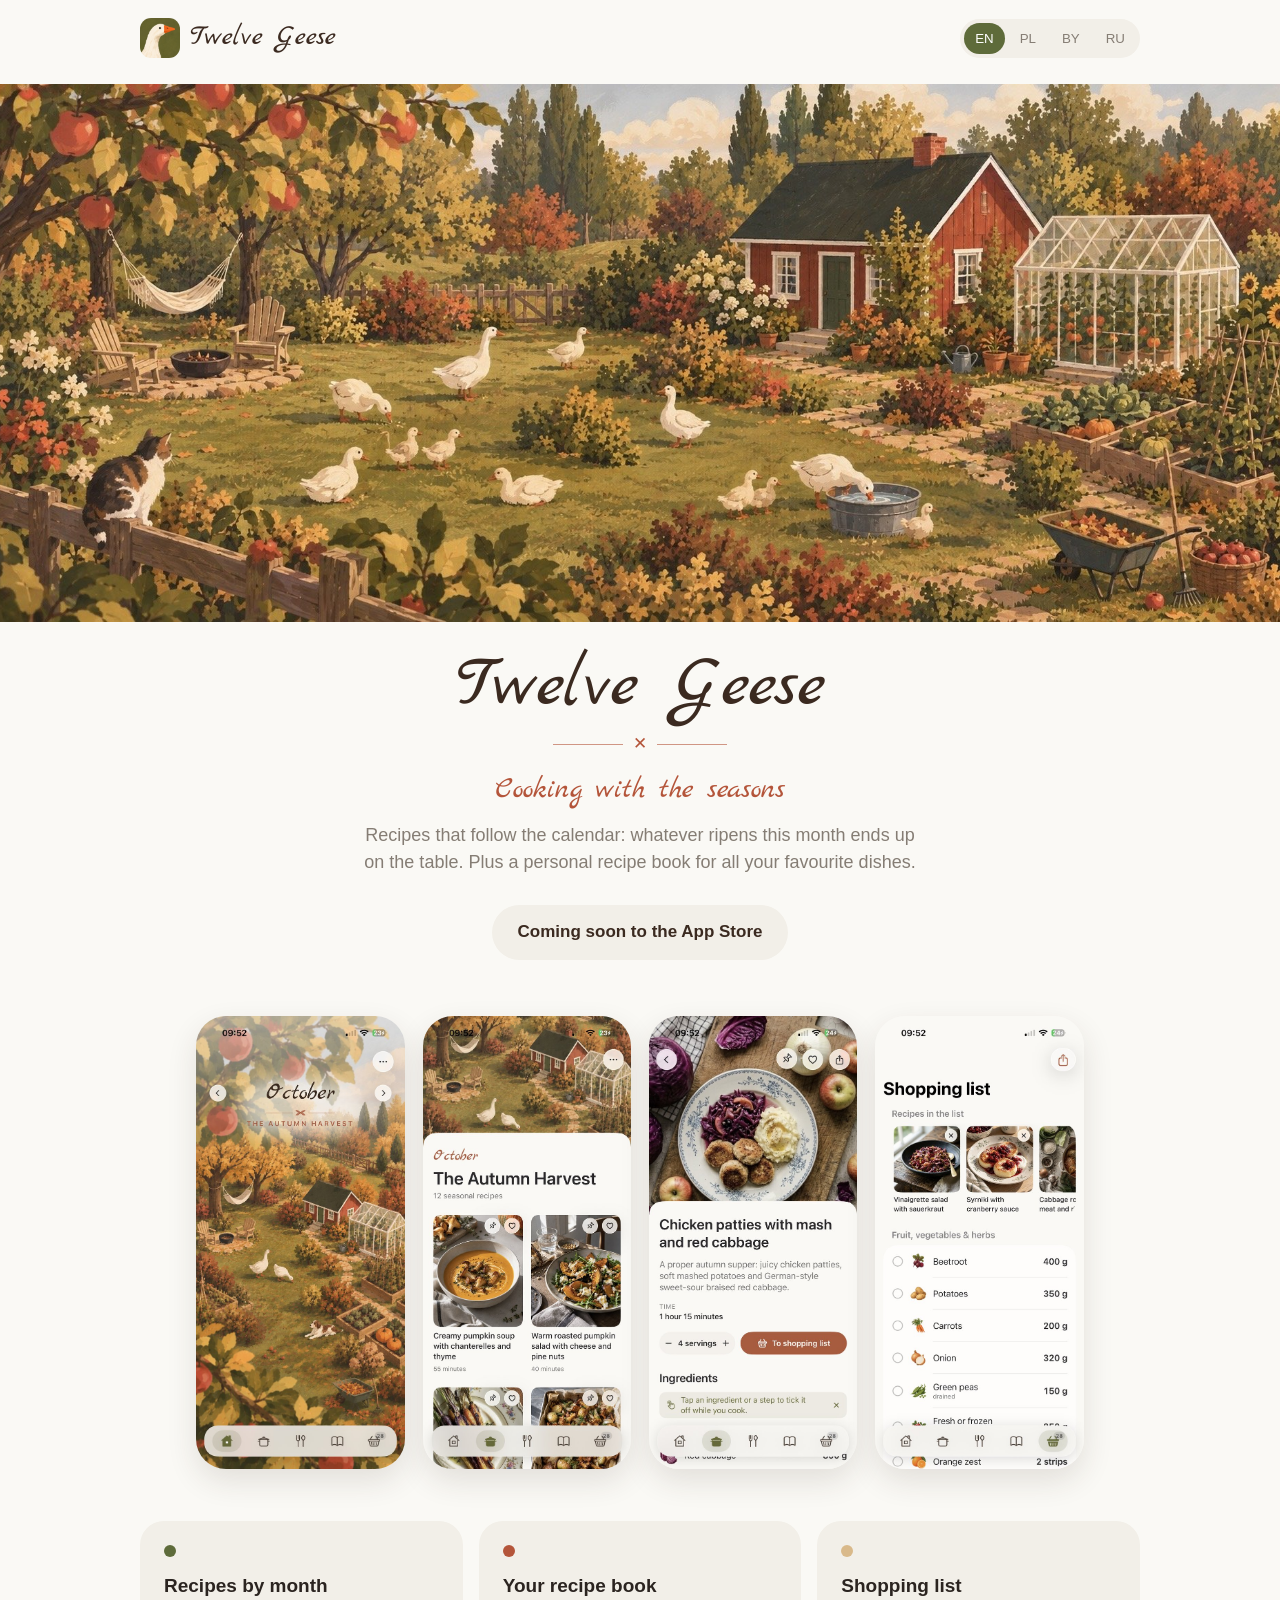
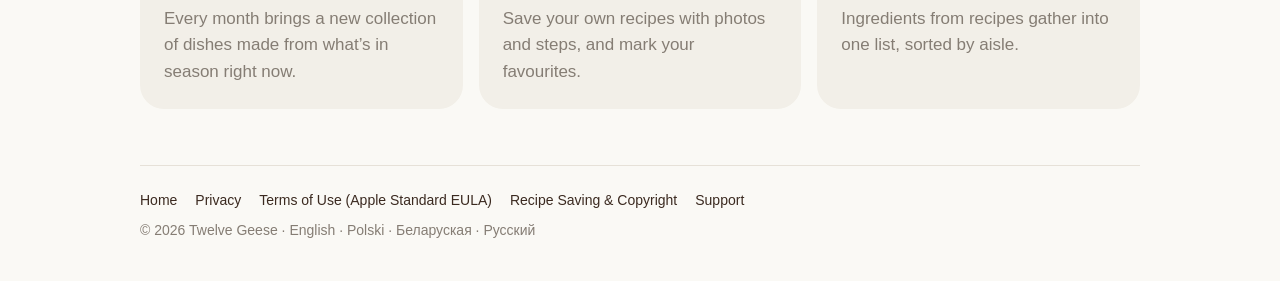
<file: index.html>
<!doctype html>
<html lang="ru">
<head>
<meta charset="utf-8">
<meta name="viewport" content="width=device-width, initial-scale=1">
<title>Twelve Geese</title>
<meta name="description" content="Twelve Geese — сезонные рецепты и личная книга рецептов для iPhone.">
<meta property="og:title" content="Twelve Geese">
<meta property="og:image" content="img/banner.jpg">
<link rel="icon" href="img/logo.png">
<link rel="apple-touch-icon" href="img/logo.png">
<link rel="stylesheet" href="style.css?v=6">
<script src="config.js"></script>
<script src="i18n.js?v=6"></script>
</head>
<body>
<div class="wrap">
<header>
  <a class="logo" href="index.html"><img src="img/logo.png" alt="">Twelve Geese</a>
  <div class="langs" role="group" aria-label="Language">
    <button data-lang="en">EN</button><button data-lang="pl">PL</button><button data-lang="be">BY</button><button data-lang="ru">RU</button>
  </div>
</header>
<main>
<section class="hero">
  <img class="banner" src="img/banner.jpg" alt="Twelve Geese" width="1600" height="640">
  <h1>Twelve Geese</h1>
  <div class="bow" aria-hidden="true">✕</div>
  <p class="tagline" data-i18n="tagline">Готовим по сезону</p>
  <p class="lead" data-i18n="lead"></p>
  <a id="store" class="store soon">Скоро в App Store</a>
</section>
<section class="shots" aria-label="Screenshots">
  <img src="img/autumn.jpg" data-shot="1" data-fallback="img/autumn.jpg" alt="" loading="lazy">
  <img src="img/collection.jpg" data-shot="2" data-fallback="img/collection.jpg" alt="" loading="lazy">
  <img src="img/cooking.jpg" data-shot="3" data-fallback="img/cooking.jpg" alt="" loading="lazy">
  <img src="img/shopping.jpg" data-shot="4" data-fallback="img/shopping.jpg" alt="" loading="lazy">
</section>
<section class="features">
  <div class="feature"><div class="dot" style="background:#5E6B3A"></div><h3 data-i18n="f1_t"></h3><p data-i18n="f1_d"></p></div>
  <div class="feature"><div class="dot" style="background:#B4553A"></div><h3 data-i18n="f2_t"></h3><p data-i18n="f2_d"></p></div>
  <div class="feature"><div class="dot" style="background:#D9B98A"></div><h3 data-i18n="f3_t"></h3><p data-i18n="f3_d"></p></div>
</section>
</main>
<footer>
  <nav><a href="index.html" data-i18n="nav_home">Home</a><a href="privacy.html" data-i18n="nav_privacy">Privacy</a><a href="https://www.apple.com/legal/internet-services/itunes/dev/stdeula/" data-i18n="nav_terms">Terms of Use (Apple Standard EULA)</a><a href="recipe-saving.html" data-i18n="nav_saving">Recipe Saving &amp; Copyright</a><a href="support.html" data-i18n="nav_support">Support</a></nav>
  © 2026 Twelve Geese · <span data-i18n="langs"></span>
</footer>
</div>
</body>
</html>
</file>
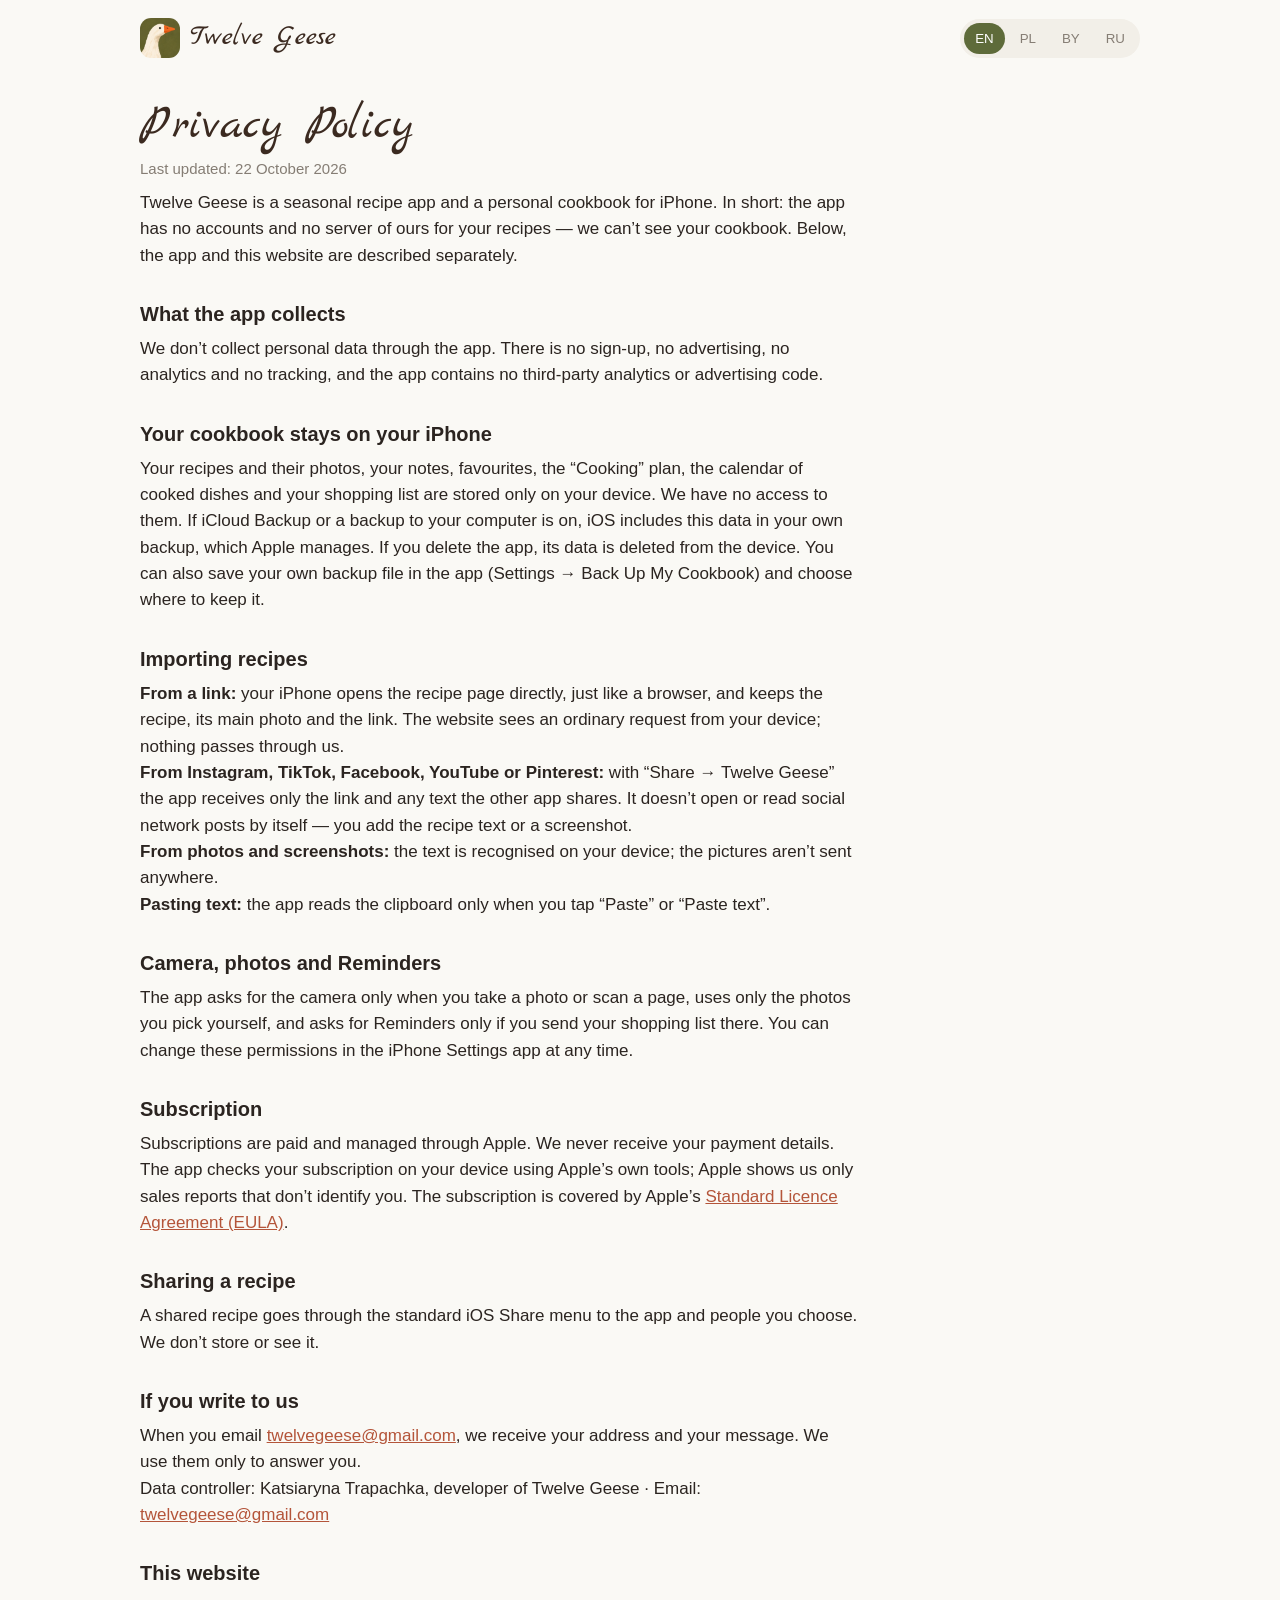
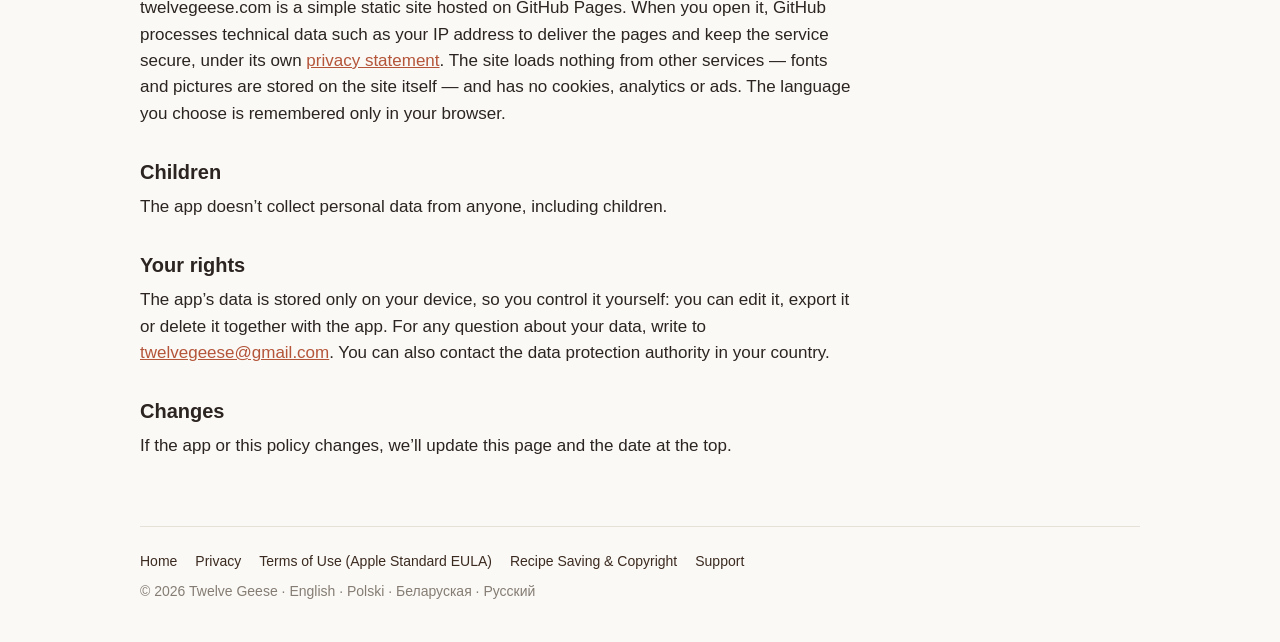
<file: privacy.html>
<!doctype html>
<html lang="ru">
<head>
<meta charset="utf-8">
<meta name="viewport" content="width=device-width, initial-scale=1">
<title>Twelve Geese</title>
<meta name="description" content="Twelve Geese — сезонные рецепты и личная книга рецептов для iPhone.">
<meta property="og:title" content="Twelve Geese">
<meta property="og:image" content="img/banner.jpg">
<link rel="icon" href="img/logo.png">
<link rel="apple-touch-icon" href="img/logo.png">
<link rel="stylesheet" href="style.css?v=6">
<script src="config.js"></script>
<script src="i18n.js?v=6"></script>
</head>
<body>
<span hidden data-title="pp_title"></span>
<div class="wrap">
<header>
  <a class="logo" href="index.html"><img src="img/logo.png" alt="">Twelve Geese</a>
  <div class="langs" role="group" aria-label="Language">
    <button data-lang="en">EN</button><button data-lang="pl">PL</button><button data-lang="be">BY</button><button data-lang="ru">RU</button>
  </div>
</header>
<main class="page">
<h1 data-i18n="pp_title"></h1>
<p class="date" data-i18n="updated"></p>
<p data-i18n="pp_intro"></p>
<h2 data-i18n="pp_h1"></h2>
<p data-i18n="pp_p1"></p>
<h2 data-i18n="pp_h2"></h2>
<p data-i18n="pp_p2"></p>
<h2 data-i18n="pp_hi"></h2>
<p data-i18n="pp_pi"></p>
<h2 data-i18n="pp_h3"></h2>
<p data-i18n="pp_p3"></p>
<h2 data-i18n="pp_h4"></h2>
<p data-i18n="pp_p4"></p>
<h2 data-i18n="pp_h5"></h2>
<p data-i18n="pp_p5"></p>
<h2 data-i18n="pp_hm"></h2>
<p data-i18n="pp_pm"></p>
<h2 data-i18n="pp_hs"></h2>
<p data-i18n="pp_ps"></p>
<h2 data-i18n="pp_h6"></h2>
<p data-i18n="pp_p6"></p>
<h2 data-i18n="pp_h7"></h2>
<p data-i18n="pp_p7"></p>
<h2 data-i18n="pp_h8"></h2>
<p data-i18n="pp_p8"></p>
</main>
<footer>
  <nav><a href="index.html" data-i18n="nav_home">Home</a><a href="privacy.html" data-i18n="nav_privacy">Privacy</a><a href="https://www.apple.com/legal/internet-services/itunes/dev/stdeula/" data-i18n="nav_terms">Terms of Use (Apple Standard EULA)</a><a href="recipe-saving.html" data-i18n="nav_saving">Recipe Saving &amp; Copyright</a><a href="support.html" data-i18n="nav_support">Support</a></nav>
  © 2026 Twelve Geese · <span data-i18n="langs"></span>
</footer>
</div>
</body>
</html>
</file>
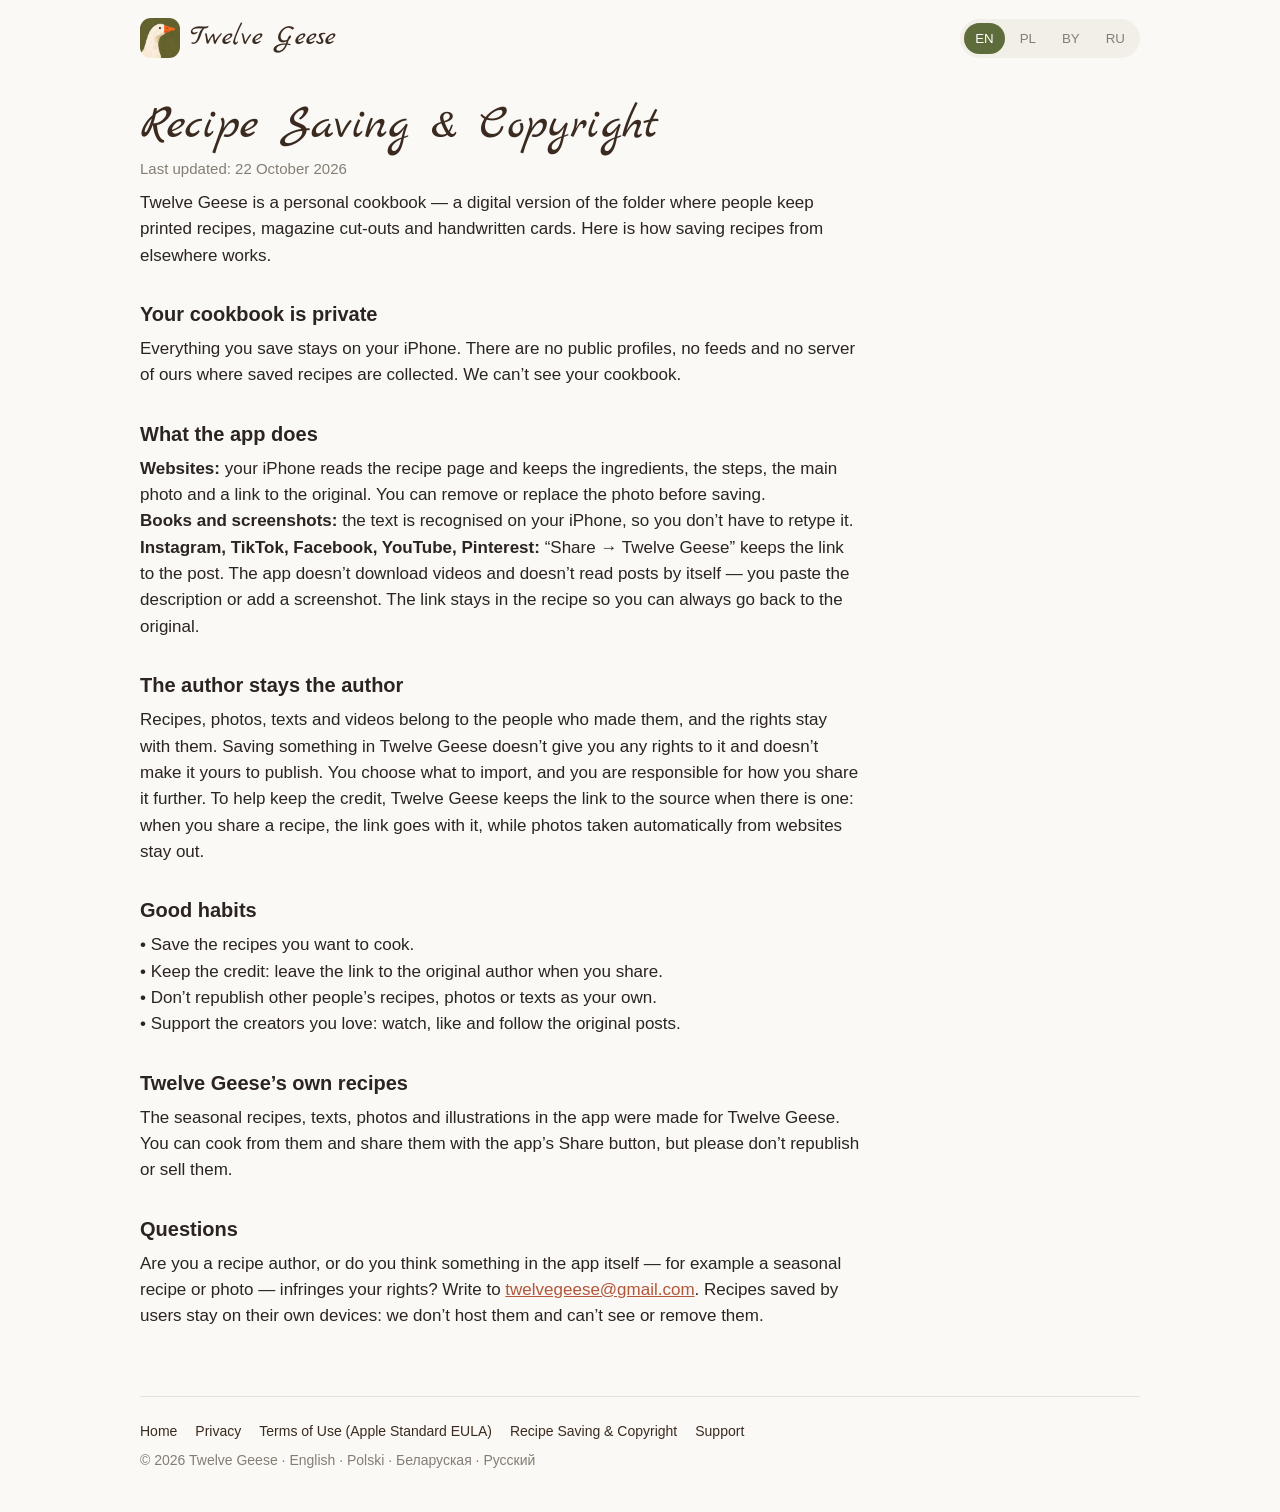
<file: recipe-saving.html>
<!doctype html>
<html lang="ru">
<head>
<meta charset="utf-8">
<meta name="viewport" content="width=device-width, initial-scale=1">
<title>Twelve Geese</title>
<meta name="description" content="Twelve Geese — сезонные рецепты и личная книга рецептов для iPhone.">
<meta property="og:title" content="Twelve Geese">
<meta property="og:image" content="img/banner.jpg">
<link rel="icon" href="img/logo.png">
<link rel="apple-touch-icon" href="img/logo.png">
<link rel="stylesheet" href="style.css?v=6">
<script src="config.js"></script>
<script src="i18n.js?v=6"></script>
</head>
<body>
<span hidden data-title="rs_title"></span>
<div class="wrap">
<header>
  <a class="logo" href="index.html"><img src="img/logo.png" alt="">Twelve Geese</a>
  <div class="langs" role="group" aria-label="Language">
    <button data-lang="en">EN</button><button data-lang="pl">PL</button><button data-lang="be">BY</button><button data-lang="ru">RU</button>
  </div>
</header>
<main class="page">
<h1 data-i18n="rs_title"></h1>
<p class="date" data-i18n="updated"></p>
<p data-i18n="rs_intro"></p>
<h2 data-i18n="rs_h1"></h2>
<p data-i18n="rs_p1"></p>
<h2 data-i18n="rs_h2"></h2>
<p data-i18n="rs_p2"></p>
<h2 data-i18n="rs_h3"></h2>
<p data-i18n="rs_p3"></p>
<h2 data-i18n="rs_h4"></h2>
<p data-i18n="rs_p4"></p>
<h2 data-i18n="rs_h6"></h2>
<p data-i18n="rs_p6"></p>
<h2 data-i18n="rs_h5"></h2>
<p data-i18n="rs_p5"></p>
</main>
<footer>
  <nav><a href="index.html" data-i18n="nav_home">Home</a><a href="privacy.html" data-i18n="nav_privacy">Privacy</a><a href="https://www.apple.com/legal/internet-services/itunes/dev/stdeula/" data-i18n="nav_terms">Terms of Use (Apple Standard EULA)</a><a href="recipe-saving.html" data-i18n="nav_saving">Recipe Saving &amp; Copyright</a><a href="support.html" data-i18n="nav_support">Support</a></nav>
  © 2026 Twelve Geese · <span data-i18n="langs"></span>
</footer>
</div>
</body>
</html>
</file>
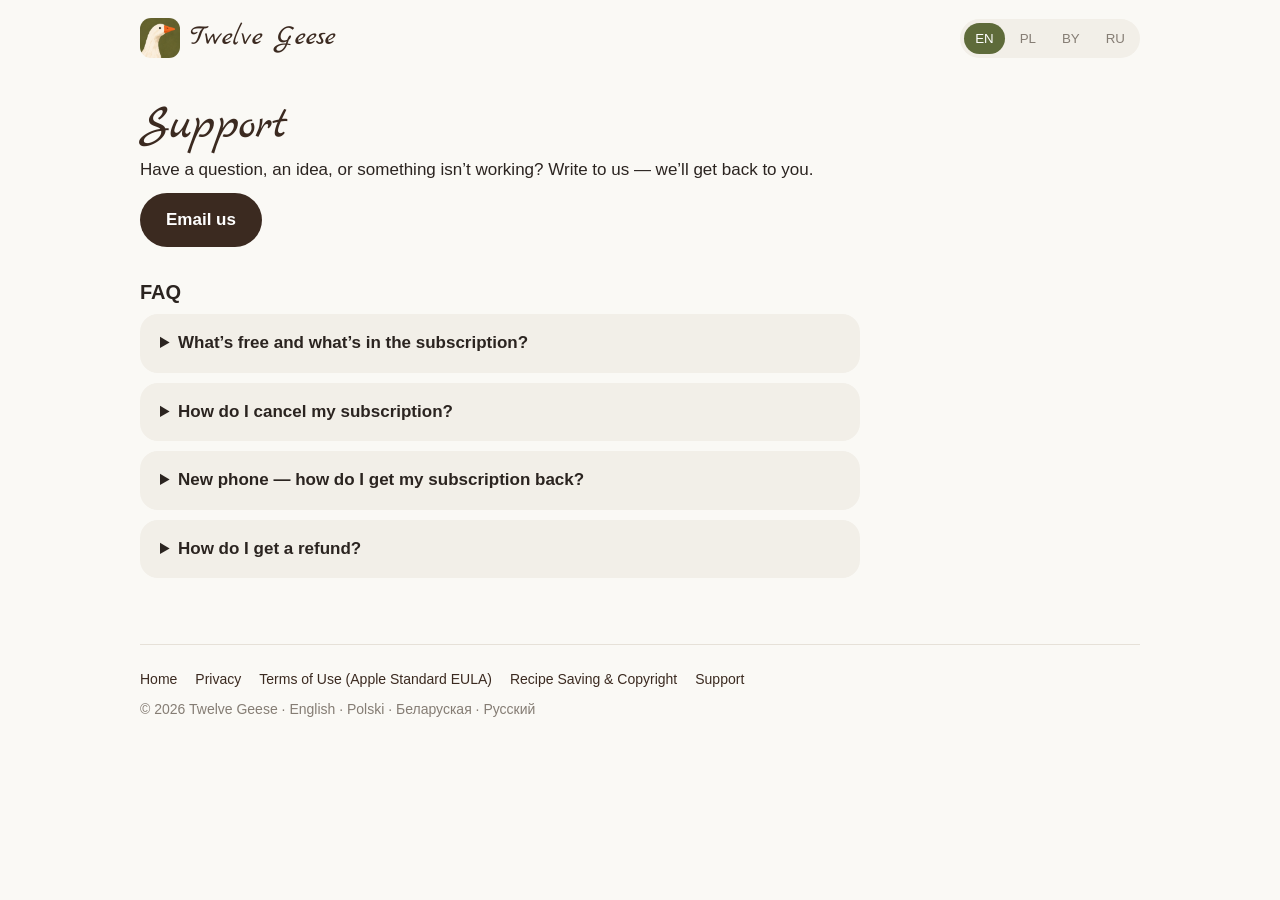
<file: support.html>
<!doctype html>
<html lang="ru">
<head>
<meta charset="utf-8">
<meta name="viewport" content="width=device-width, initial-scale=1">
<title>Twelve Geese</title>
<meta name="description" content="Twelve Geese — сезонные рецепты и личная книга рецептов для iPhone.">
<meta property="og:title" content="Twelve Geese">
<meta property="og:image" content="img/banner.jpg">
<link rel="icon" href="img/logo.png">
<link rel="apple-touch-icon" href="img/logo.png">
<link rel="stylesheet" href="style.css?v=6">
<script src="config.js"></script>
<script src="i18n.js?v=6"></script>
</head>
<body>
<span hidden data-title="sp_title"></span>
<div class="wrap">
<header>
  <a class="logo" href="index.html"><img src="img/logo.png" alt="">Twelve Geese</a>
  <div class="langs" role="group" aria-label="Language">
    <button data-lang="en">EN</button><button data-lang="pl">PL</button><button data-lang="be">BY</button><button data-lang="ru">RU</button>
  </div>
</header>
<main class="page">
<h1 data-i18n="sp_title"></h1>
<p data-i18n="sp_lead"></p>
<p><a class="store" data-mailto href="#" data-i18n="sp_btn"></a></p>
<h2 data-i18n="sp_faq"></h2>
<details><summary data-i18n="q1"></summary><p data-i18n="a1"></p></details>
<details><summary data-i18n="q2"></summary><p data-i18n="a2"></p></details>
<details><summary data-i18n="q3"></summary><p data-i18n="a3"></p></details>
<details><summary data-i18n="q4"></summary><p data-i18n="a4"></p></details>
</main>
<footer>
  <nav><a href="index.html" data-i18n="nav_home">Home</a><a href="privacy.html" data-i18n="nav_privacy">Privacy</a><a href="https://www.apple.com/legal/internet-services/itunes/dev/stdeula/" data-i18n="nav_terms">Terms of Use (Apple Standard EULA)</a><a href="recipe-saving.html" data-i18n="nav_saving">Recipe Saving &amp; Copyright</a><a href="support.html" data-i18n="nav_support">Support</a></nav>
  © 2026 Twelve Geese · <span data-i18n="langs"></span>
</footer>
</div>
</body>
</html>
</file>
<file: style.css>
@font-face { font-family: "Marck Script"; src: url("fonts/MarckScript-Regular.ttf") format("truetype"); font-display: swap; }
:root {
  --bg: #FAF9F5;
  --card: #F2EFE8;
  --text: #2B2420;
  --muted: #857D74;
  --brown: #3B2A20;
  --olive: #5E6B3A;
  --carrot: #B4553A;
  --line: #E6E1D8;
  color-scheme: light;
}
* { box-sizing: border-box; }
html { -webkit-text-size-adjust: 100%; }
body {
  margin: 0; overflow-x: hidden; background: var(--bg); color: var(--text);
  font: 17px/1.55 -apple-system, BlinkMacSystemFont, "SF Pro Text", "Segoe UI", Roboto, sans-serif;
}
a { color: var(--carrot); }
.wrap { max-width: 1040px; margin: 0 auto; padding: 0 20px; }

header { display: flex; align-items: center; justify-content: space-between; gap: 12px; flex-wrap: wrap; padding: 18px 0; }
.logo { display: flex; align-items: center; gap: 10px; text-decoration: none; color: var(--brown); font: 28px/1 "Marck Script", cursive; }
.logo img { width: 40px; height: 40px; border-radius: 11px; object-fit: cover; }
.langs { display: flex; gap: 4px; background: var(--card); padding: 4px; border-radius: 999px; }
.langs button {
  border: 0; background: none; font: 600 13px/1 inherit; font-family: inherit; color: var(--muted);
  padding: 8px 11px; border-radius: 999px; cursor: pointer;
}
.langs button[aria-pressed="true"] { background: var(--olive); color: #fff; }

.hero { text-align: center; padding: 8px 0 48px; }
.hero img.banner {
  width: 100vw; max-width: none; margin: 0 0 28px calc(50% - 50vw);
  height: clamp(260px, 42vw, 640px); object-fit: cover; object-position: center 60%;
  display: block; border-radius: 0;
}
.hero h1 { font: 72px/1.05 "Marck Script", cursive; color: var(--brown); margin: 0; }
.bow { display: flex; align-items: center; justify-content: center; gap: 10px; margin: 6px 0 14px; color: var(--carrot); }
.bow::before, .bow::after { content: ""; width: 70px; height: 1px; background: var(--carrot); opacity: .6; }
.tagline { font: 30px/1.2 "Marck Script", cursive; color: var(--carrot); margin: 0 0 14px; }
.lead { max-width: 560px; margin: 0 auto 28px; color: var(--muted); font-size: 18px; }
.store {
  display: inline-block; background: var(--brown); color: #fff; text-decoration: none;
  padding: 14px 26px; border-radius: 999px; font-weight: 600;
}
.store.soon { background: var(--card); color: var(--brown); }

.shots { display: flex; gap: 18px; overflow-x: auto; padding: 8px 4px 28px; scroll-snap-type: x mandatory; }
.shots img {
  flex: 0 0 auto; width: 230px; height: auto; border-radius: 30px; scroll-snap-align: center;
  box-shadow: 0 12px 30px rgba(59,42,32,.12);
}
@media (min-width: 1000px) { .shots { justify-content: center; overflow: visible; } .shots img { width: 21%; } }

.features { display: grid; grid-template-columns: repeat(auto-fit, minmax(240px, 1fr)); gap: 16px; padding: 24px 0 56px; }
.feature { background: var(--card); border-radius: 24px; padding: 24px; }
.feature h3 { margin: 0 0 6px; font-size: 19px; }
.feature p { margin: 0; color: var(--muted); }
.dot { width: 12px; height: 12px; border-radius: 50%; margin-bottom: 14px; }

.page { max-width: 720px; padding-bottom: 56px; }
.page h1 { font: 48px/1.1 "Marck Script", cursive; color: var(--brown); margin: 24px 0 4px; }
.page h2 { font-size: 20px; margin: 30px 0 6px; }
.page p { margin: 0 0 10px; }
.date { color: var(--muted); font-size: 15px; }
details { background: var(--card); border-radius: 18px; padding: 16px 20px; margin-bottom: 10px; }
summary { font-weight: 600; cursor: pointer; }
details p { margin: 10px 0 0; color: #5A524B; }

footer { border-top: 1px solid var(--line); padding: 24px 0 40px; color: var(--muted); font-size: 14px; }
footer nav { display: flex; gap: 18px; flex-wrap: wrap; margin-bottom: 8px; }
footer a { color: var(--brown); text-decoration: none; }

@media (max-width: 560px) {
  .hero h1 { font-size: 54px; }
  .tagline { font-size: 26px; }
  .page h1 { font-size: 40px; }
  .shots img { width: 62vw; }
}
</file>
